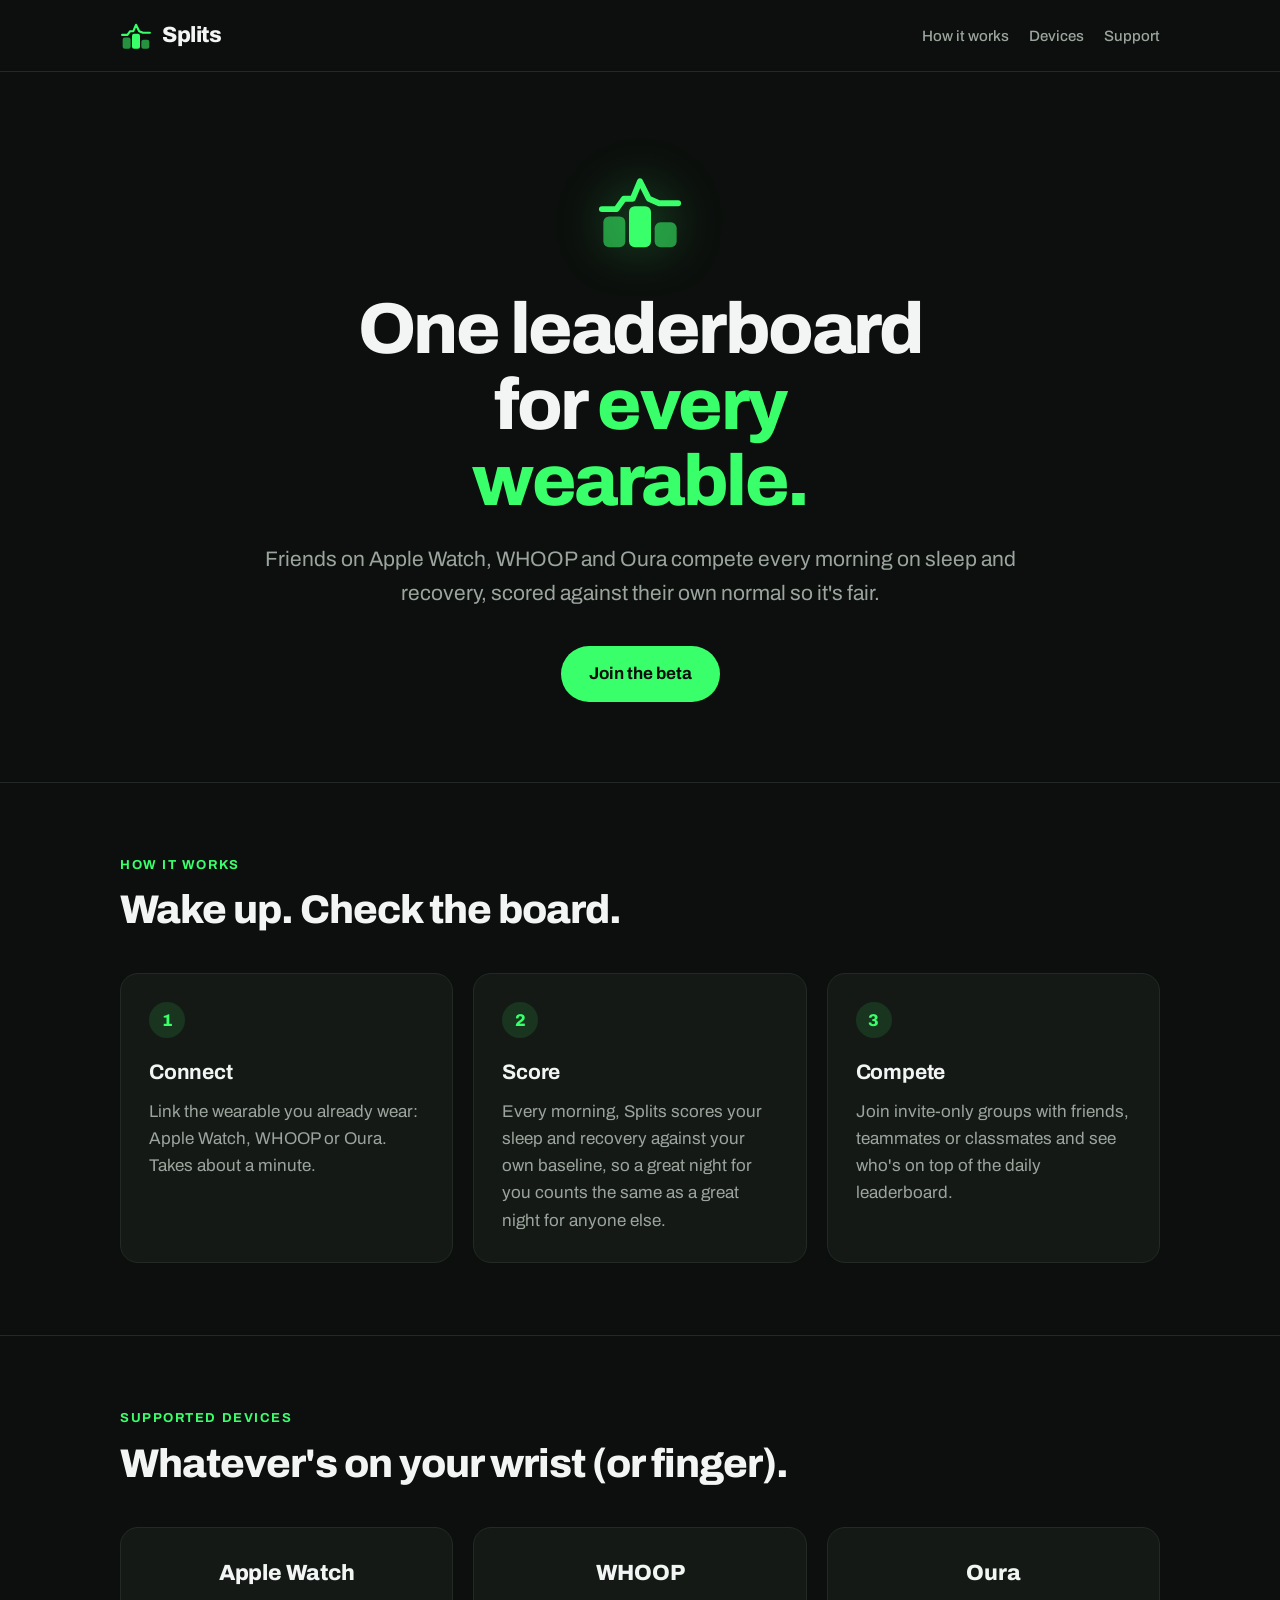
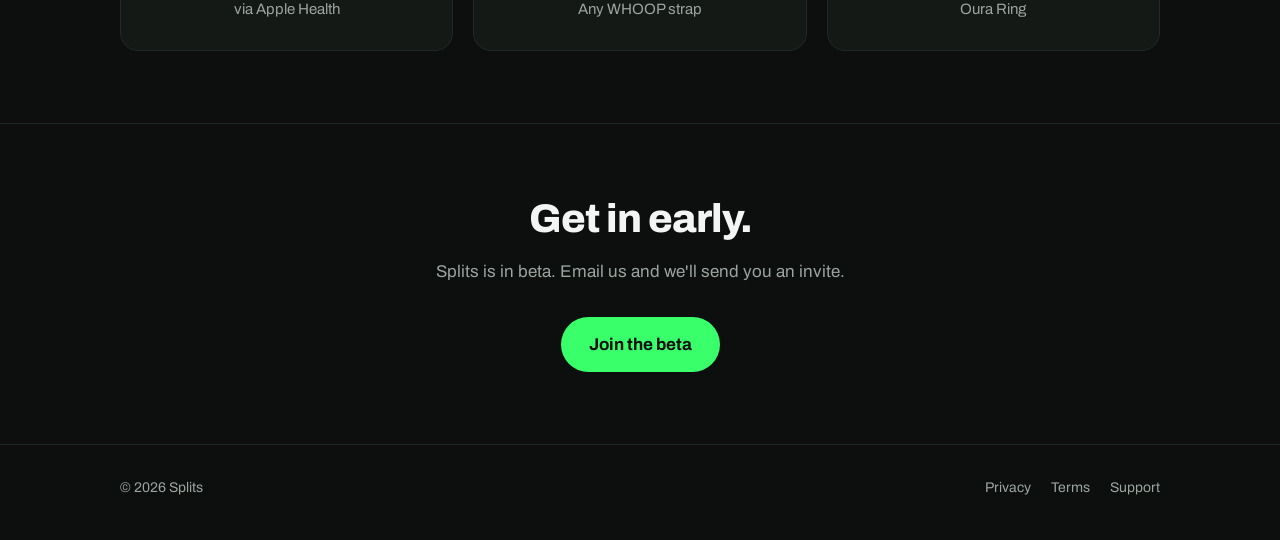
<file: index.html>
<!doctype html>
<html lang="en">
<head>
  <meta charset="utf-8">
  <meta name="viewport" content="width=device-width, initial-scale=1">
  <title>Splits: One leaderboard for every wearable</title>
  <meta name="description" content="Friends on Apple Watch, WHOOP and Oura compete every morning on sleep and recovery, scored against their own normal so it's fair.">
  <meta name="theme-color" content="#0C0F0D">
  <meta property="og:title" content="Splits: One leaderboard for every wearable">
  <meta property="og:description" content="Friends on Apple Watch, WHOOP and Oura compete every morning on sleep and recovery, scored against their own normal so it's fair.">
  <meta property="og:url" content="https://joinsplits.app/">
  <meta property="og:type" content="website">
  <link rel="icon" href="/assets/icon.svg" type="image/svg+xml">
  <link rel="apple-touch-icon" href="/assets/apple-touch-icon.png">
  <link rel="preconnect" href="https://fonts.googleapis.com">
  <link rel="preconnect" href="https://fonts.gstatic.com" crossorigin>
  <link href="https://fonts.googleapis.com/css2?family=Archivo:wght@400;500;700;800&display=swap" rel="stylesheet">
  <link rel="stylesheet" href="/assets/style.css">
</head>
<body>
  <header class="site-header">
    <div class="wrap">
      <a class="brand" href="/"><img src="/assets/logo.svg" alt="" width="32" height="32">Splits</a>
      <nav class="nav" aria-label="Main">
        <a href="#how">How it works</a>
        <a href="#devices">Devices</a>
        <a href="/support/">Support</a>
      </nav>
    </div>
  </header>

  <main>
    <section class="hero">
      <div class="wrap">
        <img class="hero-mark" src="/assets/logo.svg" alt="Splits logo" width="88" height="88">
        <h1>One leaderboard for <span class="accent">every wearable.</span></h1>
        <p>Friends on Apple Watch, WHOOP and Oura compete every morning on sleep and recovery, scored against their own normal so it's fair.</p>
        <a class="button" href="mailto:hello@joinsplits.app?subject=Splits%20beta">Join the beta</a>
      </div>
    </section>

    <section class="section" id="how">
      <div class="wrap">
        <p class="eyebrow">How it works</p>
        <h2>Wake up. Check the board.</h2>
        <div class="grid">
          <div class="card">
            <div class="step">1</div>
            <h3>Connect</h3>
            <p>Link the wearable you already wear: Apple Watch, WHOOP or Oura. Takes about a minute.</p>
          </div>
          <div class="card">
            <div class="step">2</div>
            <h3>Score</h3>
            <p>Every morning, Splits scores your sleep and recovery against your own baseline, so a great night for you counts the same as a great night for anyone else.</p>
          </div>
          <div class="card">
            <div class="step">3</div>
            <h3>Compete</h3>
            <p>Join invite-only groups with friends, teammates or classmates and see who's on top of the daily leaderboard.</p>
          </div>
        </div>
      </div>
    </section>

    <section class="section" id="devices">
      <div class="wrap">
        <p class="eyebrow">Supported devices</p>
        <h2>Whatever's on your wrist (or finger).</h2>
        <div class="devices">
          <div class="device">
            <strong>Apple Watch</strong>
            <span>via Apple Health</span>
          </div>
          <div class="device">
            <strong>WHOOP</strong>
            <span>Any WHOOP strap</span>
          </div>
          <div class="device">
            <strong>Oura</strong>
            <span>Oura Ring</span>
          </div>
        </div>
      </div>
    </section>

    <section class="section cta">
      <div class="wrap">
        <h2>Get in early.</h2>
        <p>Splits is in beta. Email us and we'll send you an invite.</p>
        <a class="button" href="mailto:hello@joinsplits.app?subject=Splits%20beta">Join the beta</a>
      </div>
    </section>
  </main>

  <footer class="site-footer">
    <div class="wrap">
      <span>&copy; 2026 Splits</span>
      <nav aria-label="Footer">
        <a href="/privacy/">Privacy</a>
        <a href="/terms/">Terms</a>
        <a href="/support/">Support</a>
      </nav>
    </div>
  </footer>
</body>
</html>
</file>
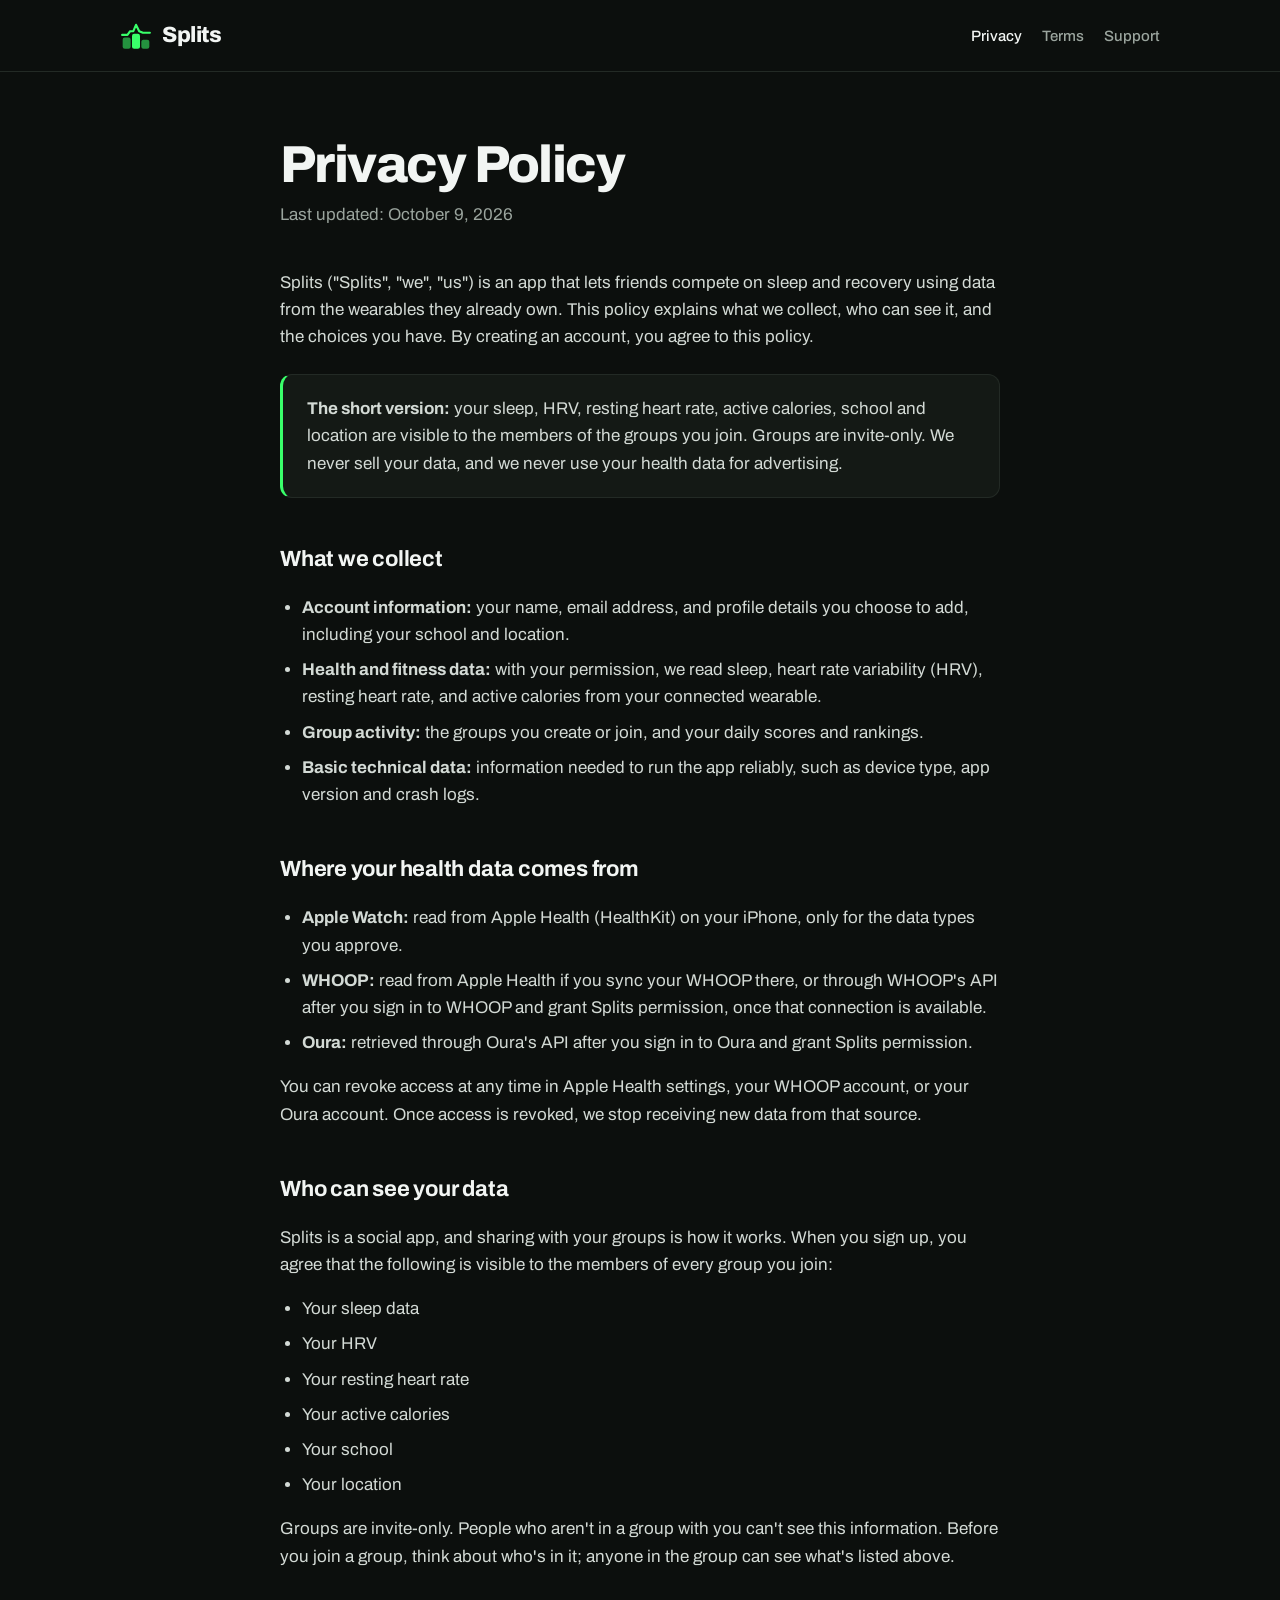
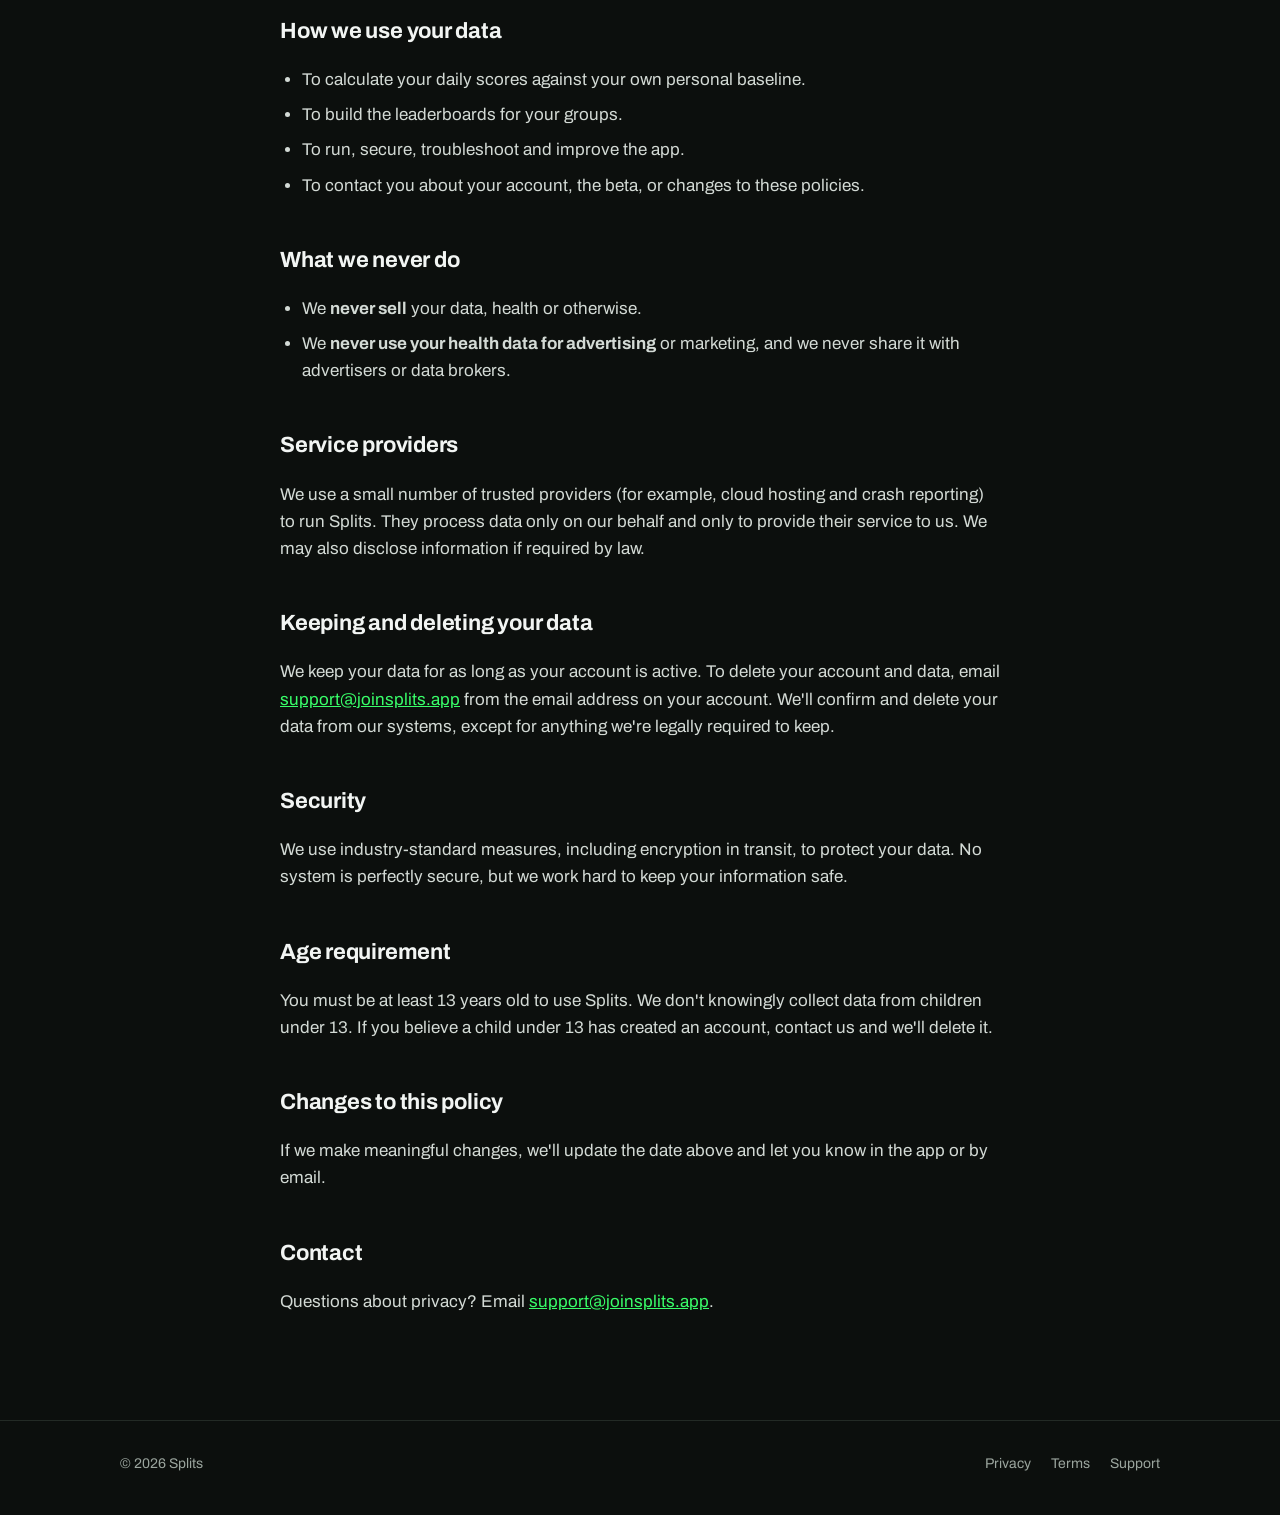
<file: privacy/index.html>
<!doctype html>
<html lang="en">
<head>
  <meta charset="utf-8">
  <meta name="viewport" content="width=device-width, initial-scale=1">
  <title>Privacy Policy · Splits</title>
  <meta name="description" content="How Splits collects, uses and protects your data.">
  <meta name="theme-color" content="#0C0F0D">
  <link rel="icon" href="/assets/icon.svg" type="image/svg+xml">
  <link rel="apple-touch-icon" href="/assets/apple-touch-icon.png">
  <link rel="preconnect" href="https://fonts.googleapis.com">
  <link rel="preconnect" href="https://fonts.gstatic.com" crossorigin>
  <link href="https://fonts.googleapis.com/css2?family=Archivo:wght@400;500;700;800&display=swap" rel="stylesheet">
  <link rel="stylesheet" href="/assets/style.css">
</head>
<body>
  <header class="site-header">
    <div class="wrap">
      <a class="brand" href="/"><img src="/assets/logo.svg" alt="" width="32" height="32">Splits</a>
      <nav class="nav" aria-label="Main">
        <a href="/privacy/" aria-current="page">Privacy</a>
        <a href="/terms/">Terms</a>
        <a href="/support/">Support</a>
      </nav>
    </div>
  </header>

  <main class="doc">
    <div class="wrap">
      <h1>Privacy Policy</h1>
      <p class="updated">Last updated: October 9, 2026</p>

      <p>Splits ("Splits", "we", "us") is an app that lets friends compete on sleep and recovery using data from the wearables they already own. This policy explains what we collect, who can see it, and the choices you have. By creating an account, you agree to this policy.</p>

      <div class="callout">
        <p><strong>The short version:</strong> your sleep, HRV, resting heart rate, active calories, school and location are visible to the members of the groups you join. Groups are invite-only. We never sell your data, and we never use your health data for advertising.</p>
      </div>

      <h2>What we collect</h2>
      <ul>
        <li><strong>Account information:</strong> your name, email address, and profile details you choose to add, including your school and location.</li>
        <li><strong>Health and fitness data:</strong> with your permission, we read sleep, heart rate variability (HRV), resting heart rate, and active calories from your connected wearable.</li>
        <li><strong>Group activity:</strong> the groups you create or join, and your daily scores and rankings.</li>
        <li><strong>Basic technical data:</strong> information needed to run the app reliably, such as device type, app version and crash logs.</li>
      </ul>

      <h2>Where your health data comes from</h2>
      <ul>
        <li><strong>Apple Watch:</strong> read from Apple Health (HealthKit) on your iPhone, only for the data types you approve.</li>
        <li><strong>WHOOP:</strong> read from Apple Health if you sync your WHOOP there, or through WHOOP's API after you sign in to WHOOP and grant Splits permission, once that connection is available.</li>
        <li><strong>Oura:</strong> retrieved through Oura's API after you sign in to Oura and grant Splits permission.</li>
      </ul>
      <p>You can revoke access at any time in Apple Health settings, your WHOOP account, or your Oura account. Once access is revoked, we stop receiving new data from that source.</p>

      <h2>Who can see your data</h2>
      <p>Splits is a social app, and sharing with your groups is how it works. When you sign up, you agree that the following is visible to the members of every group you join:</p>
      <ul>
        <li>Your sleep data</li>
        <li>Your HRV</li>
        <li>Your resting heart rate</li>
        <li>Your active calories</li>
        <li>Your school</li>
        <li>Your location</li>
      </ul>
      <p>Groups are invite-only. People who aren't in a group with you can't see this information. Before you join a group, think about who's in it; anyone in the group can see what's listed above.</p>

      <h2>How we use your data</h2>
      <ul>
        <li>To calculate your daily scores against your own personal baseline.</li>
        <li>To build the leaderboards for your groups.</li>
        <li>To run, secure, troubleshoot and improve the app.</li>
        <li>To contact you about your account, the beta, or changes to these policies.</li>
      </ul>

      <h2>What we never do</h2>
      <ul>
        <li>We <strong>never sell</strong> your data, health or otherwise.</li>
        <li>We <strong>never use your health data for advertising</strong> or marketing, and we never share it with advertisers or data brokers.</li>
      </ul>

      <h2>Service providers</h2>
      <p>We use a small number of trusted providers (for example, cloud hosting and crash reporting) to run Splits. They process data only on our behalf and only to provide their service to us. We may also disclose information if required by law.</p>

      <h2>Keeping and deleting your data</h2>
      <p>We keep your data for as long as your account is active. To delete your account and data, email <a href="mailto:support@joinsplits.app?subject=Data%20deletion%20request">support@joinsplits.app</a> from the email address on your account. We'll confirm and delete your data from our systems, except for anything we're legally required to keep.</p>

      <h2>Security</h2>
      <p>We use industry-standard measures, including encryption in transit, to protect your data. No system is perfectly secure, but we work hard to keep your information safe.</p>

      <h2>Age requirement</h2>
      <p>You must be at least 13 years old to use Splits. We don't knowingly collect data from children under 13. If you believe a child under 13 has created an account, contact us and we'll delete it.</p>

      <h2>Changes to this policy</h2>
      <p>If we make meaningful changes, we'll update the date above and let you know in the app or by email.</p>

      <h2>Contact</h2>
      <p>Questions about privacy? Email <a href="mailto:support@joinsplits.app">support@joinsplits.app</a>.</p>
    </div>
  </main>

  <footer class="site-footer">
    <div class="wrap">
      <span>&copy; 2026 Splits</span>
      <nav aria-label="Footer">
        <a href="/privacy/">Privacy</a>
        <a href="/terms/">Terms</a>
        <a href="/support/">Support</a>
      </nav>
    </div>
  </footer>
</body>
</html>
</file>
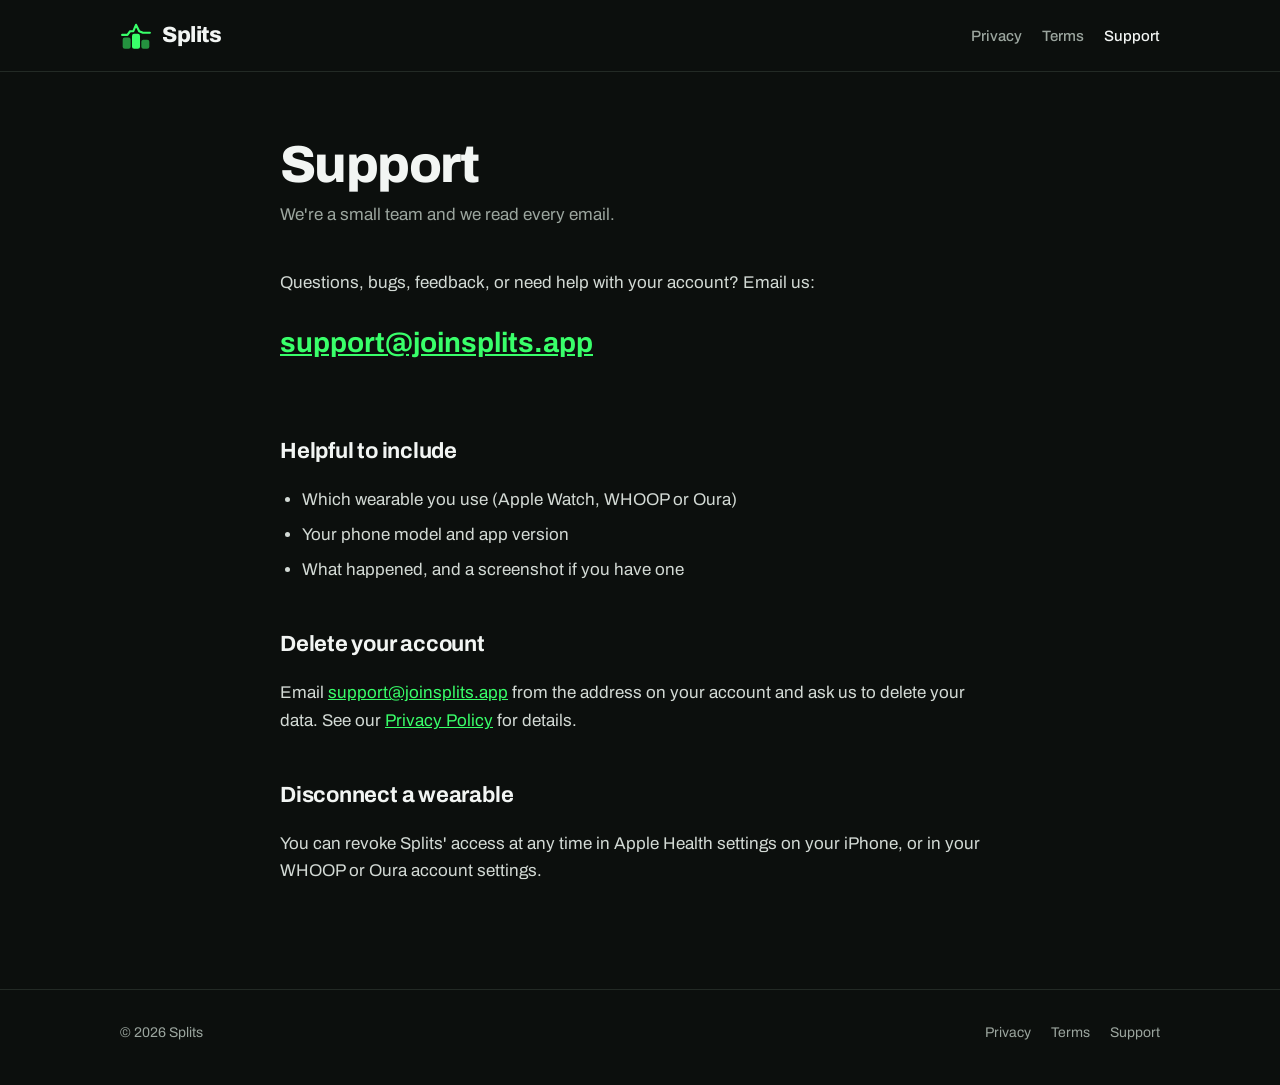
<file: support/index.html>
<!doctype html>
<html lang="en">
<head>
  <meta charset="utf-8">
  <meta name="viewport" content="width=device-width, initial-scale=1">
  <title>Support · Splits</title>
  <meta name="description" content="Get help with Splits.">
  <meta name="theme-color" content="#0C0F0D">
  <link rel="icon" href="/assets/icon.svg" type="image/svg+xml">
  <link rel="apple-touch-icon" href="/assets/apple-touch-icon.png">
  <link rel="preconnect" href="https://fonts.googleapis.com">
  <link rel="preconnect" href="https://fonts.gstatic.com" crossorigin>
  <link href="https://fonts.googleapis.com/css2?family=Archivo:wght@400;500;700;800&display=swap" rel="stylesheet">
  <link rel="stylesheet" href="/assets/style.css">
</head>
<body>
  <header class="site-header">
    <div class="wrap">
      <a class="brand" href="/"><img src="/assets/logo.svg" alt="" width="32" height="32">Splits</a>
      <nav class="nav" aria-label="Main">
        <a href="/privacy/">Privacy</a>
        <a href="/terms/">Terms</a>
        <a href="/support/" aria-current="page">Support</a>
      </nav>
    </div>
  </header>

  <main class="doc">
    <div class="wrap">
      <h1>Support</h1>
      <p class="updated">We're a small team and we read every email.</p>

      <p>Questions, bugs, feedback, or need help with your account? Email us:</p>
      <a class="support-email" href="mailto:support@joinsplits.app">support@joinsplits.app</a>

      <h2>Helpful to include</h2>
      <ul>
        <li>Which wearable you use (Apple Watch, WHOOP or Oura)</li>
        <li>Your phone model and app version</li>
        <li>What happened, and a screenshot if you have one</li>
      </ul>

      <h2>Delete your account</h2>
      <p>Email <a href="mailto:support@joinsplits.app?subject=Data%20deletion%20request">support@joinsplits.app</a> from the address on your account and ask us to delete your data. See our <a href="/privacy/">Privacy Policy</a> for details.</p>

      <h2>Disconnect a wearable</h2>
      <p>You can revoke Splits' access at any time in Apple Health settings on your iPhone, or in your WHOOP or Oura account settings.</p>
    </div>
  </main>

  <footer class="site-footer">
    <div class="wrap">
      <span>&copy; 2026 Splits</span>
      <nav aria-label="Footer">
        <a href="/privacy/">Privacy</a>
        <a href="/terms/">Terms</a>
        <a href="/support/">Support</a>
      </nav>
    </div>
  </footer>
</body>
</html>
</file>
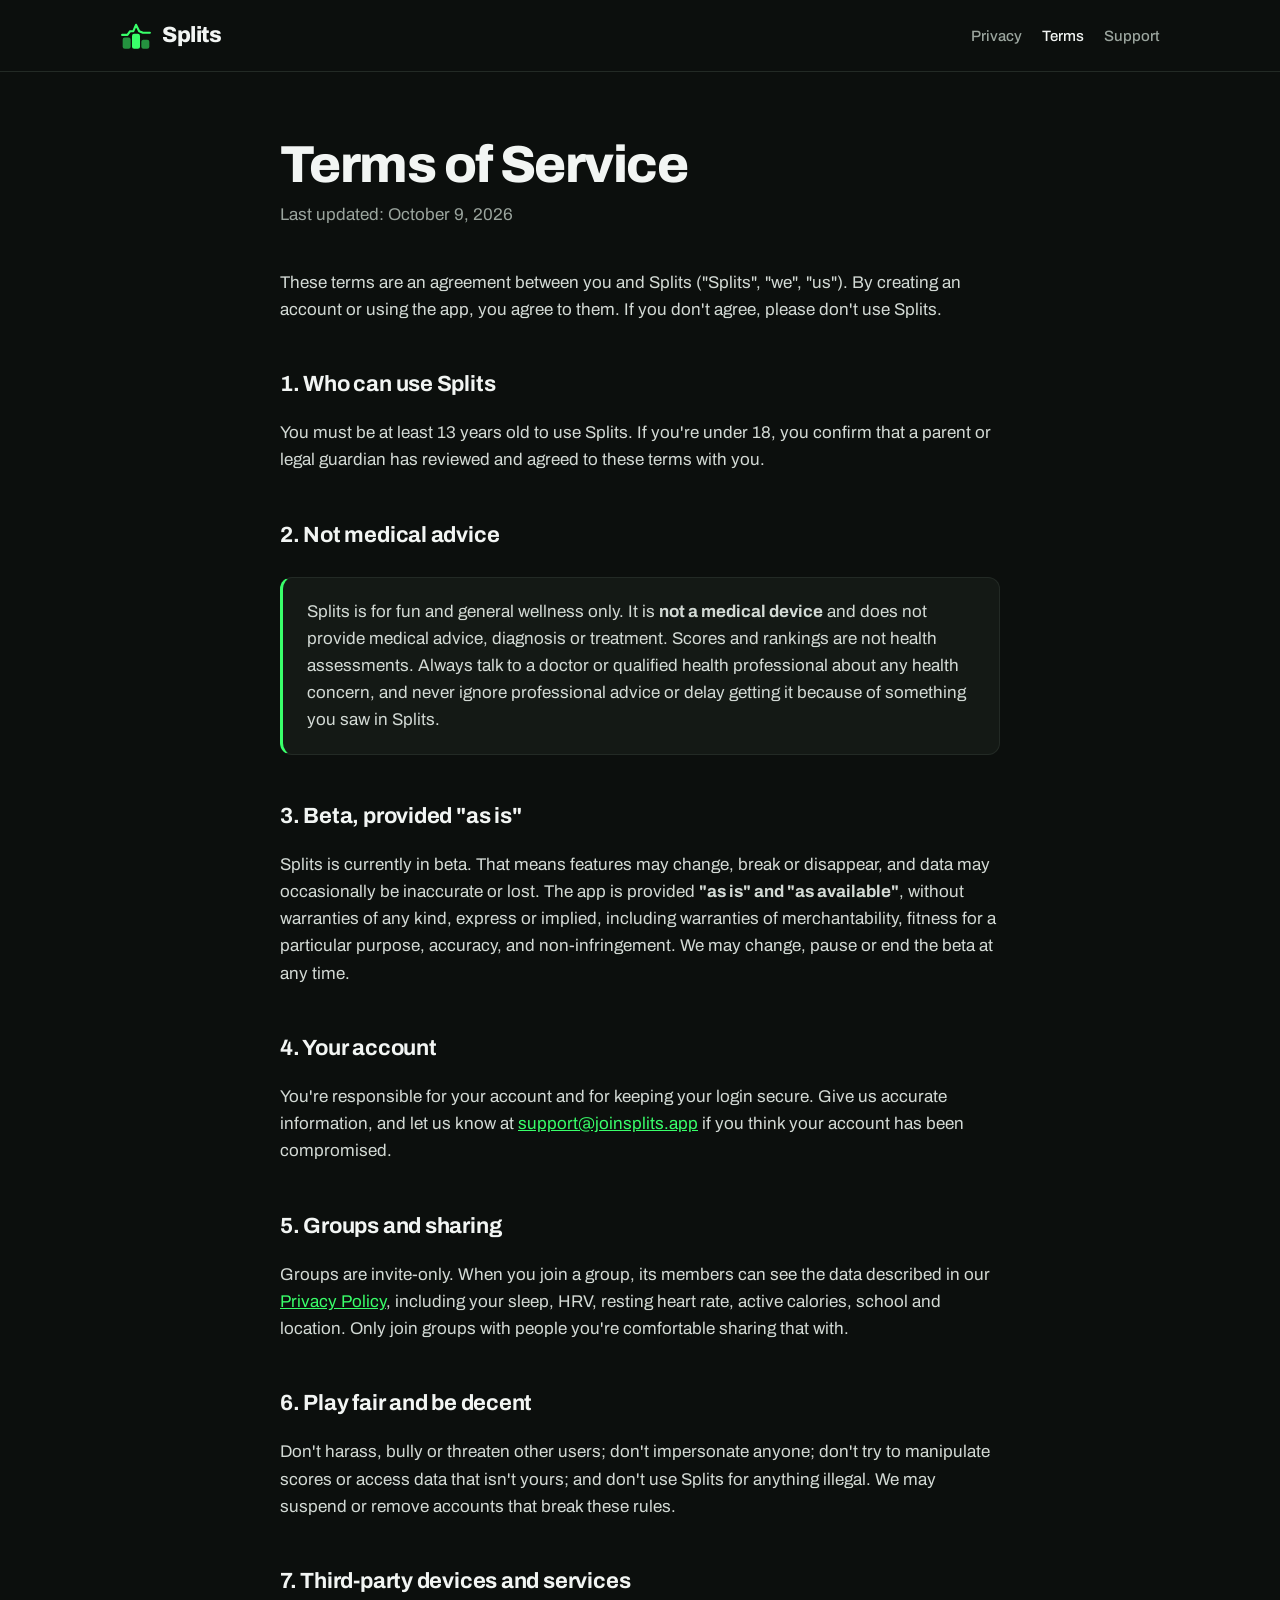
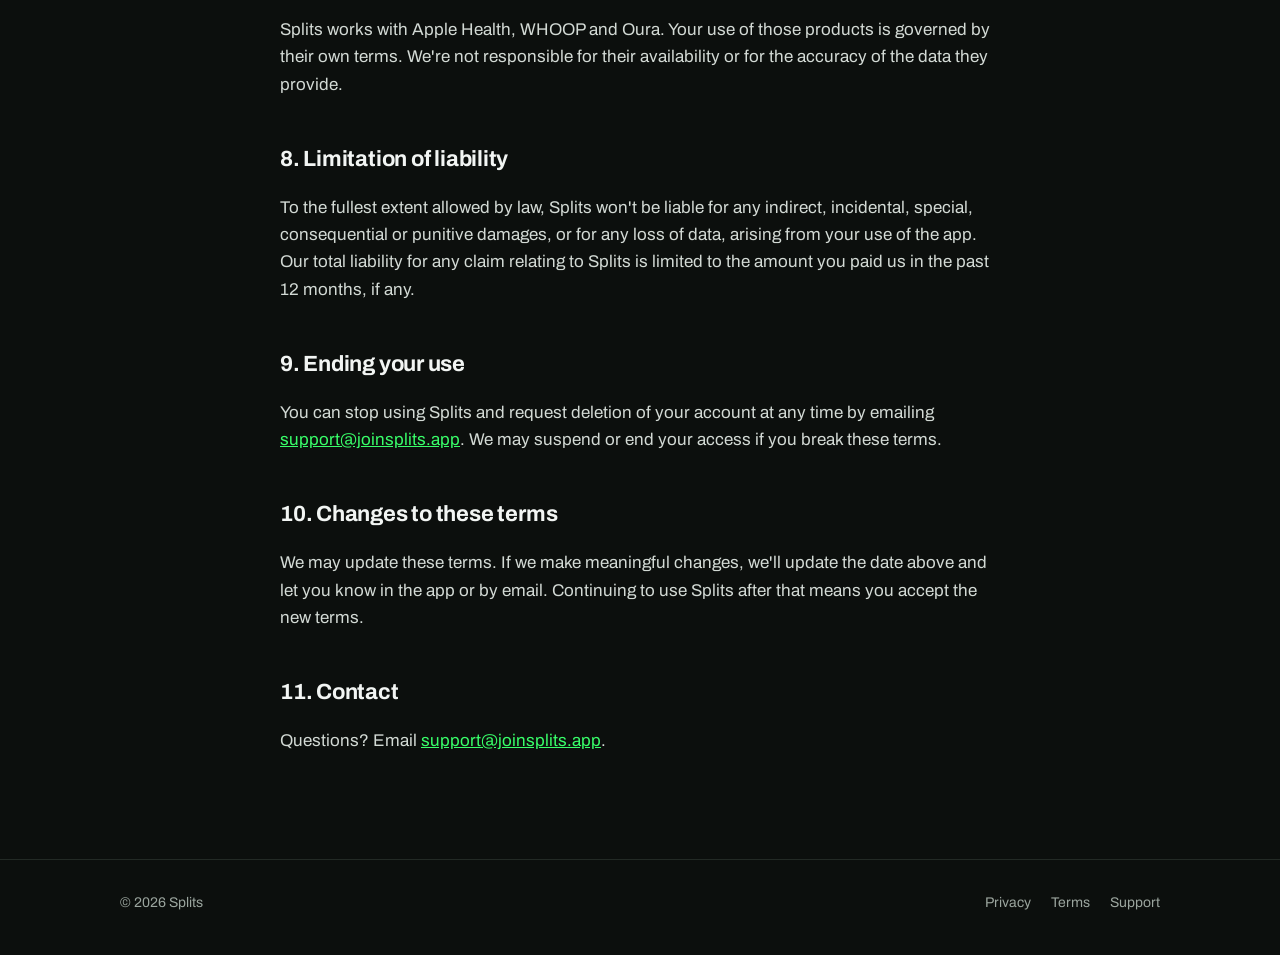
<file: terms/index.html>
<!doctype html>
<html lang="en">
<head>
  <meta charset="utf-8">
  <meta name="viewport" content="width=device-width, initial-scale=1">
  <title>Terms of Service · Splits</title>
  <meta name="description" content="The terms that apply when you use Splits.">
  <meta name="theme-color" content="#0C0F0D">
  <link rel="icon" href="/assets/icon.svg" type="image/svg+xml">
  <link rel="apple-touch-icon" href="/assets/apple-touch-icon.png">
  <link rel="preconnect" href="https://fonts.googleapis.com">
  <link rel="preconnect" href="https://fonts.gstatic.com" crossorigin>
  <link href="https://fonts.googleapis.com/css2?family=Archivo:wght@400;500;700;800&display=swap" rel="stylesheet">
  <link rel="stylesheet" href="/assets/style.css">
</head>
<body>
  <header class="site-header">
    <div class="wrap">
      <a class="brand" href="/"><img src="/assets/logo.svg" alt="" width="32" height="32">Splits</a>
      <nav class="nav" aria-label="Main">
        <a href="/privacy/">Privacy</a>
        <a href="/terms/" aria-current="page">Terms</a>
        <a href="/support/">Support</a>
      </nav>
    </div>
  </header>

  <main class="doc">
    <div class="wrap">
      <h1>Terms of Service</h1>
      <p class="updated">Last updated: October 9, 2026</p>

      <p>These terms are an agreement between you and Splits ("Splits", "we", "us"). By creating an account or using the app, you agree to them. If you don't agree, please don't use Splits.</p>

      <h2>1. Who can use Splits</h2>
      <p>You must be at least 13 years old to use Splits. If you're under 18, you confirm that a parent or legal guardian has reviewed and agreed to these terms with you.</p>

      <h2>2. Not medical advice</h2>
      <div class="callout">
        <p>Splits is for fun and general wellness only. It is <strong>not a medical device</strong> and does not provide medical advice, diagnosis or treatment. Scores and rankings are not health assessments. Always talk to a doctor or qualified health professional about any health concern, and never ignore professional advice or delay getting it because of something you saw in Splits.</p>
      </div>

      <h2>3. Beta, provided "as is"</h2>
      <p>Splits is currently in beta. That means features may change, break or disappear, and data may occasionally be inaccurate or lost. The app is provided <strong>"as is" and "as available"</strong>, without warranties of any kind, express or implied, including warranties of merchantability, fitness for a particular purpose, accuracy, and non-infringement. We may change, pause or end the beta at any time.</p>

      <h2>4. Your account</h2>
      <p>You're responsible for your account and for keeping your login secure. Give us accurate information, and let us know at <a href="mailto:support@joinsplits.app">support@joinsplits.app</a> if you think your account has been compromised.</p>

      <h2>5. Groups and sharing</h2>
      <p>Groups are invite-only. When you join a group, its members can see the data described in our <a href="/privacy/">Privacy Policy</a>, including your sleep, HRV, resting heart rate, active calories, school and location. Only join groups with people you're comfortable sharing that with.</p>

      <h2>6. Play fair and be decent</h2>
      <p>Don't harass, bully or threaten other users; don't impersonate anyone; don't try to manipulate scores or access data that isn't yours; and don't use Splits for anything illegal. We may suspend or remove accounts that break these rules.</p>

      <h2>7. Third-party devices and services</h2>
      <p>Splits works with Apple Health, WHOOP and Oura. Your use of those products is governed by their own terms. We're not responsible for their availability or for the accuracy of the data they provide.</p>

      <h2>8. Limitation of liability</h2>
      <p>To the fullest extent allowed by law, Splits won't be liable for any indirect, incidental, special, consequential or punitive damages, or for any loss of data, arising from your use of the app. Our total liability for any claim relating to Splits is limited to the amount you paid us in the past 12 months, if any.</p>

      <h2>9. Ending your use</h2>
      <p>You can stop using Splits and request deletion of your account at any time by emailing <a href="mailto:support@joinsplits.app">support@joinsplits.app</a>. We may suspend or end your access if you break these terms.</p>

      <h2>10. Changes to these terms</h2>
      <p>We may update these terms. If we make meaningful changes, we'll update the date above and let you know in the app or by email. Continuing to use Splits after that means you accept the new terms.</p>

      <h2>11. Contact</h2>
      <p>Questions? Email <a href="mailto:support@joinsplits.app">support@joinsplits.app</a>.</p>
    </div>
  </main>

  <footer class="site-footer">
    <div class="wrap">
      <span>&copy; 2026 Splits</span>
      <nav aria-label="Footer">
        <a href="/privacy/">Privacy</a>
        <a href="/terms/">Terms</a>
        <a href="/support/">Support</a>
      </nav>
    </div>
  </footer>
</body>
</html>
</file>
<file: assets/style.css>
/* Splits — shared styles for every page */

:root {
  --bg: #0C0F0D;
  --surface: #141915;
  --border: #232A25;
  --green: #39FF6A;
  --text: #F2F5F3;
  --muted: #9BA59E;
  --max: 1080px;
}

*, *::before, *::after { box-sizing: border-box; }

html { -webkit-text-size-adjust: 100%; }

body {
  margin: 0;
  background: var(--bg);
  color: var(--text);
  font-family: "Archivo", system-ui, -apple-system, "Segoe UI", sans-serif;
  font-size: 17px;
  line-height: 1.6;
  -webkit-font-smoothing: antialiased;
}

a { color: var(--green); }
a:hover { text-decoration-thickness: 2px; }

img, svg { max-width: 100%; }

.wrap {
  width: 100%;
  max-width: var(--max);
  margin: 0 auto;
  padding: 0 20px;
}

/* Header */

.site-header {
  border-bottom: 1px solid var(--border);
}

.site-header .wrap {
  display: flex;
  align-items: center;
  justify-content: space-between;
  flex-wrap: wrap;
  gap: 12px 24px;
  padding-top: 18px;
  padding-bottom: 18px;
}

.brand {
  display: inline-flex;
  align-items: center;
  gap: 10px;
  color: var(--text);
  text-decoration: none;
  font-weight: 800;
  font-size: 22px;
  letter-spacing: -0.02em;
}

.brand img { width: 32px; height: 32px; }

.nav {
  display: flex;
  flex-wrap: wrap;
  gap: 4px 20px;
}

.nav a {
  color: var(--muted);
  text-decoration: none;
  font-weight: 500;
  font-size: 15px;
}

.nav a:hover, .nav a[aria-current="page"] { color: var(--text); }

/* Buttons */

.button {
  display: inline-block;
  background: var(--green);
  color: var(--bg);
  font-weight: 700;
  font-size: 17px;
  text-decoration: none;
  padding: 14px 28px;
  border-radius: 999px;
  transition: transform 0.15s ease, box-shadow 0.15s ease;
}

.button:hover {
  transform: translateY(-1px);
  box-shadow: 0 0 0 4px rgba(57, 255, 106, 0.2);
}

/* Hero */

.hero {
  padding: 96px 0 80px;
  text-align: center;
}

.hero-mark {
  width: 88px;
  height: 88px;
  margin-bottom: 28px;
  filter: drop-shadow(0 0 24px rgba(57, 255, 106, 0.35));
}

.hero h1 {
  font-size: clamp(38px, 7vw, 72px);
  line-height: 1.05;
  font-weight: 800;
  letter-spacing: -0.035em;
  margin: 0 auto 24px;
  max-width: 14ch;
}

.hero h1 .accent { color: var(--green); }

.hero p {
  color: var(--muted);
  font-size: clamp(18px, 2.4vw, 21px);
  max-width: 38em;
  margin: 0 auto 36px;
}

/* Sections */

.section {
  padding: 72px 0;
  border-top: 1px solid var(--border);
}

.eyebrow {
  color: var(--green);
  font-size: 13px;
  font-weight: 700;
  letter-spacing: 0.12em;
  text-transform: uppercase;
  margin: 0 0 12px;
}

.section h2 {
  font-size: clamp(28px, 4.5vw, 40px);
  line-height: 1.15;
  font-weight: 800;
  letter-spacing: -0.025em;
  margin: 0 0 40px;
}

.grid {
  display: grid;
  grid-template-columns: repeat(auto-fit, minmax(240px, 1fr));
  gap: 20px;
}

.card {
  background: var(--surface);
  border: 1px solid var(--border);
  border-radius: 18px;
  padding: 28px;
}

.card .step {
  display: inline-flex;
  align-items: center;
  justify-content: center;
  width: 36px;
  height: 36px;
  border-radius: 50%;
  background: rgba(57, 255, 106, 0.12);
  color: var(--green);
  font-weight: 800;
  margin-bottom: 18px;
}

.card h3 {
  font-size: 21px;
  margin: 0 0 8px;
  letter-spacing: -0.01em;
}

.card p { color: var(--muted); margin: 0; }

.devices {
  display: grid;
  grid-template-columns: repeat(auto-fit, minmax(200px, 1fr));
  gap: 20px;
}

.device {
  background: var(--surface);
  border: 1px solid var(--border);
  border-radius: 18px;
  padding: 28px;
  text-align: center;
}

.device strong {
  display: block;
  font-size: 22px;
  font-weight: 800;
  letter-spacing: -0.01em;
  margin-bottom: 4px;
}

.device span { color: var(--muted); font-size: 15px; }

.cta {
  text-align: center;
}

.cta h2 { margin-bottom: 16px; }

.cta p {
  color: var(--muted);
  margin: 0 auto 32px;
  max-width: 34em;
}

/* Text pages: privacy, terms, support */

.doc {
  padding: 64px 0 88px;
}

.doc .wrap { max-width: 760px; }

.doc h1 {
  font-size: clamp(34px, 6vw, 52px);
  line-height: 1.1;
  font-weight: 800;
  letter-spacing: -0.03em;
  margin: 0 0 8px;
}

.doc .updated { color: var(--muted); margin: 0 0 40px; }

.doc h2 {
  font-size: 22px;
  letter-spacing: -0.01em;
  margin: 44px 0 12px;
}

.doc p, .doc li { color: #D3DAD5; }

.doc ul { padding-left: 22px; }
.doc li { margin-bottom: 8px; }

.doc .callout {
  background: var(--surface);
  border: 1px solid var(--border);
  border-left: 3px solid var(--green);
  border-radius: 12px;
  padding: 20px 24px;
  margin: 24px 0;
}

.doc .callout p { margin: 0; }

.support-email {
  display: inline-block;
  font-size: clamp(20px, 4vw, 28px);
  font-weight: 700;
  word-break: break-all;
  margin: 8px 0 24px;
}

/* Footer */

.site-footer {
  border-top: 1px solid var(--border);
  padding: 32px 0 40px;
  color: var(--muted);
  font-size: 14px;
}

.site-footer .wrap {
  display: flex;
  flex-wrap: wrap;
  justify-content: space-between;
  gap: 12px 24px;
}

.site-footer nav { display: flex; flex-wrap: wrap; gap: 4px 20px; }
.site-footer a { color: var(--muted); text-decoration: none; }
.site-footer a:hover { color: var(--text); }

/* Phones */

@media (max-width: 600px) {
  body { font-size: 16px; }
  .hero { padding: 64px 0 56px; }
  .hero-mark { width: 72px; height: 72px; }
  .section { padding: 56px 0; }
  .section h2 { margin-bottom: 28px; }
  .card, .device { padding: 22px; }
  .button { width: 100%; max-width: 340px; text-align: center; }
}
</file>
